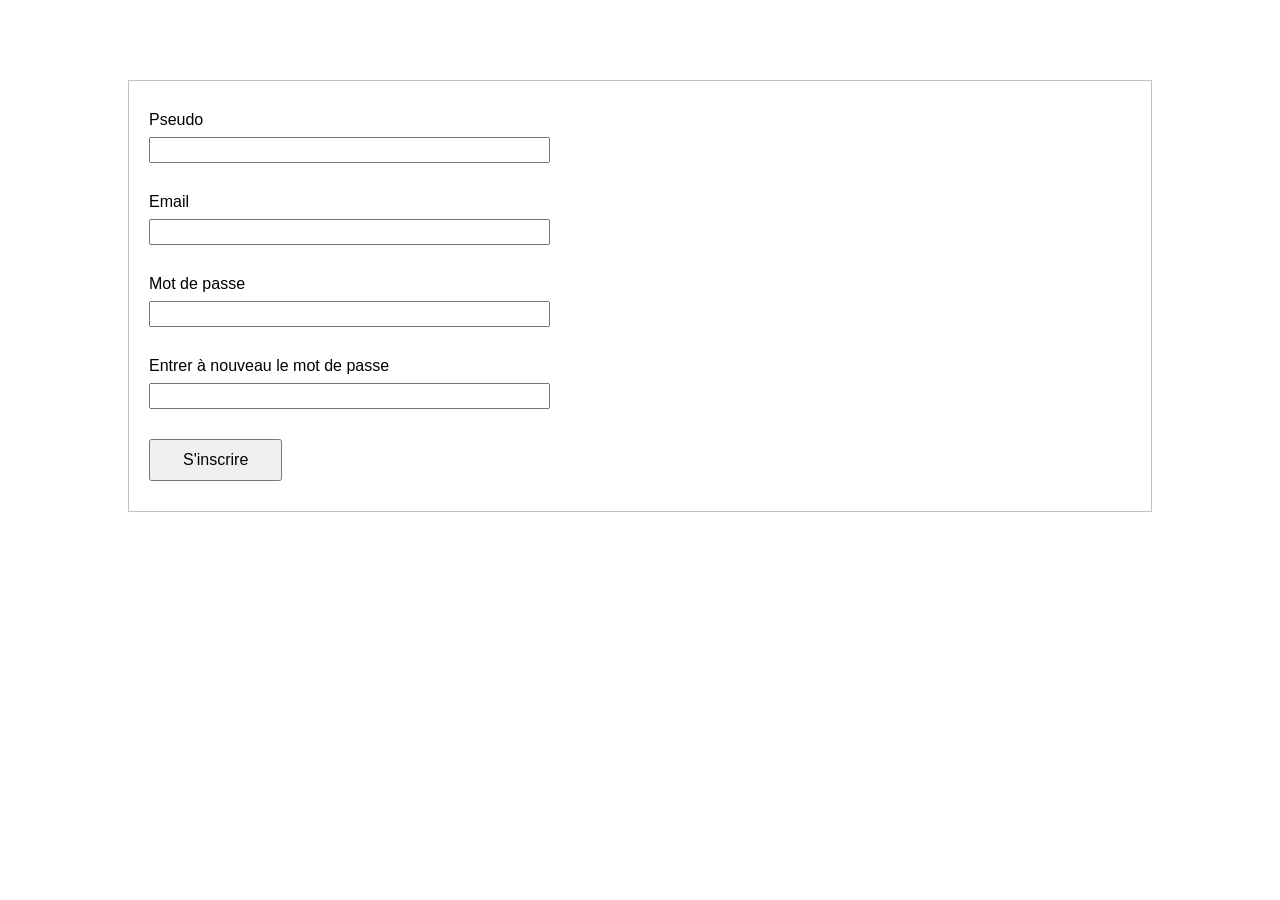
<file: index.html>
<!DOCTYPE html>
<html lang="en">
<head>
    <meta charset="UTF-8">
    <meta name="viewport" content="width=device-width, initial-scale=1.0">
    <title>Document</title>
    <link rel="stylesheet" href="style.css">
    <script defer src="script.js"></script>
</head>
<body>
    <div class="message-error">
        <ul></ul>
    </div>
    <div class="message-success">
        Formulaire envoyé !
    </div>
    <form action="" method="post" enctype="multipart/form-data">
        <div>
            <label for="pseudo">Pseudo</label>
            <input type="text" name="pseudo" id="pseudo">
        </div>

        <div>
            <label for="email">Email</label>
            <input type="email" name="email" id="email">
        </div>

        <div>
            <label for="password">Mot de passe</label>
            <input type="password" name="password" id="password">
        </div>

        <div>
            <label for="password2">Entrer à nouveau le mot de passe</label>
            <input type="password" name="password2" id="password2">
        </div>

        <button type="submit">S'inscrire</button>
    </form>
</body>
</html>
</file>
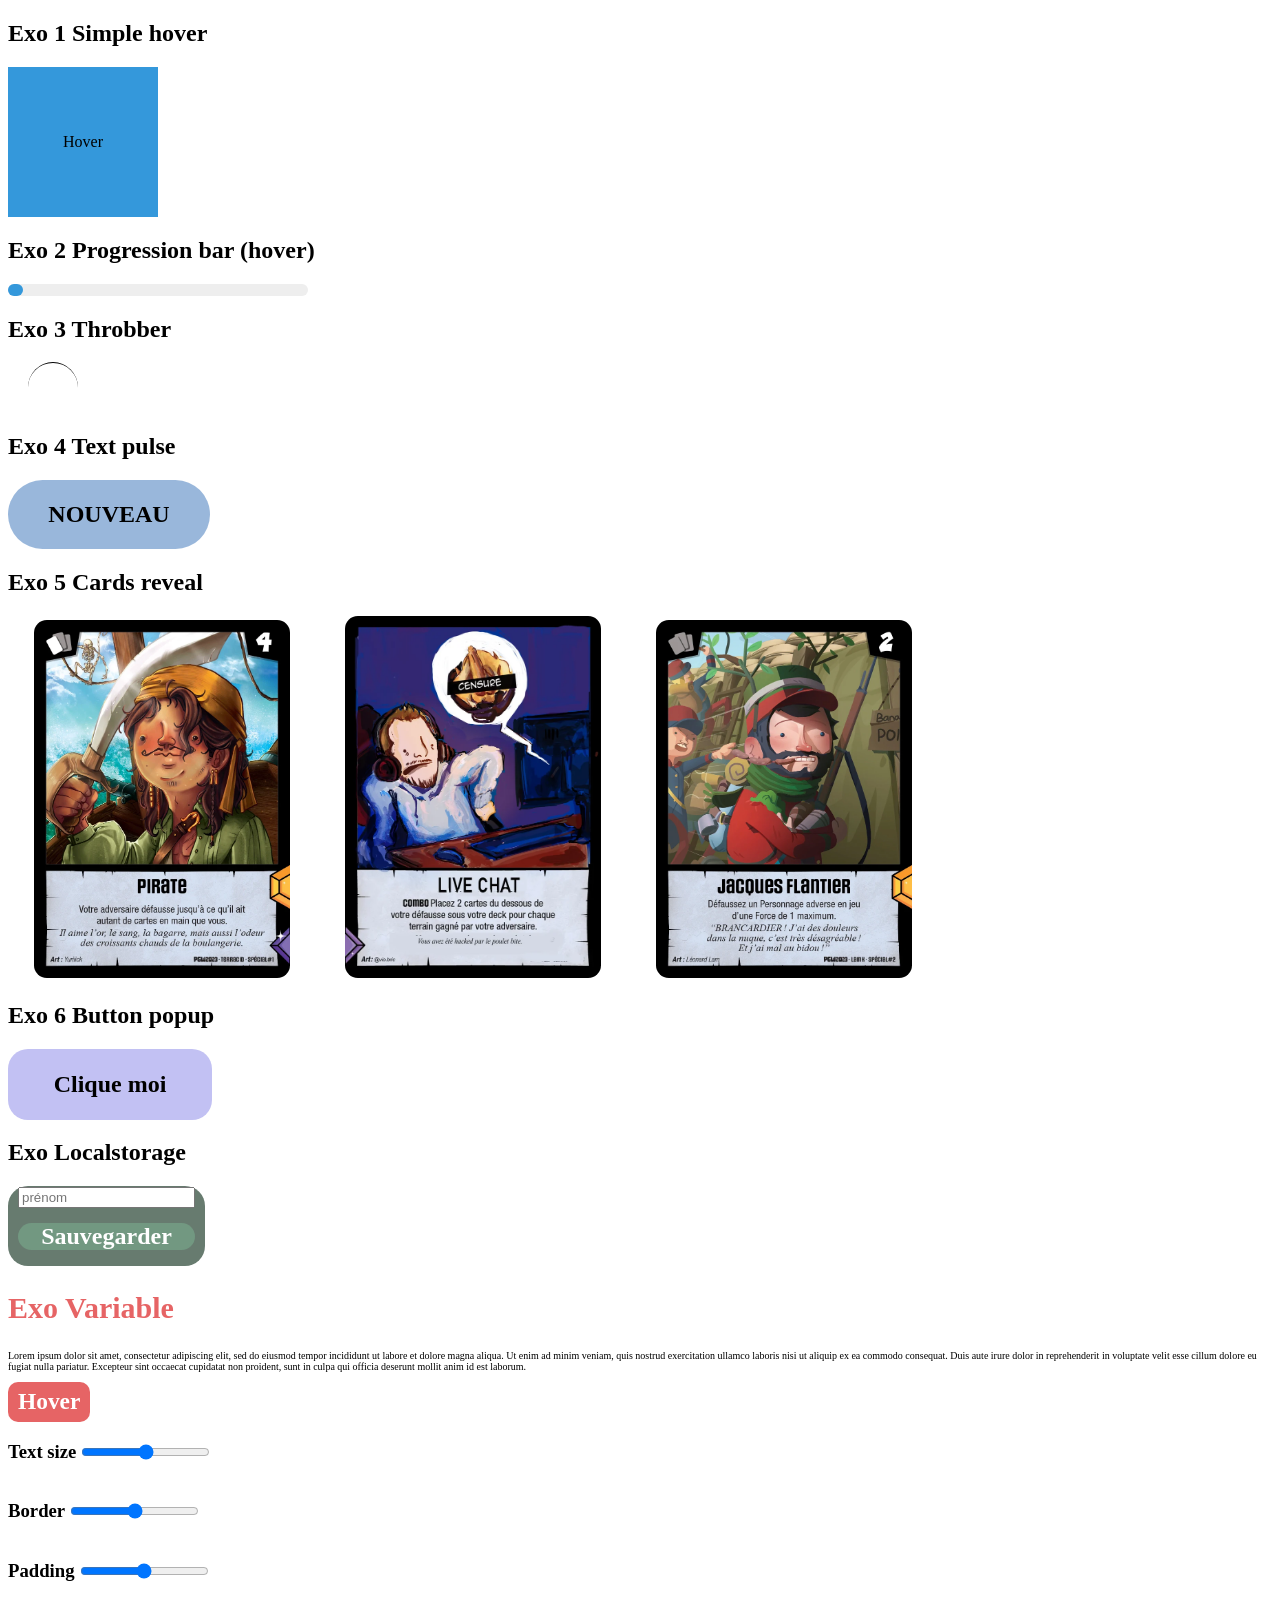
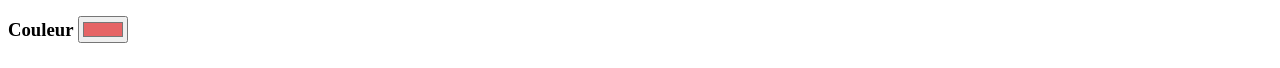
<file: index3.html>
<!DOCTYPE html>
<html lang="en">
<head>
    <meta charset="UTF-8">
    <meta name="viewport" content="width=device-width, initial-scale=1.0">
    <title>Document</title>
    <script defer src="script3.js"></script>
    <link rel="stylesheet" href="style3.css">
</head>
<body>
    <section>
        <h2>Exo 1 Simple hover</h2>
        <div class="box box-hover">Hover</div>
        <h2>Exo 2 Progression bar (hover)</h2>
        <div class="barre">
            <div class="remplissage"></div>
        </div>
        <h2>Exo 3 Throbber</h2>
        <div class="throbber"></div>
        <h2>Exo 4 Text pulse</h2>
        <div class="pulse">
            <h1>NOUVEAU</h1>
        </div>
        <h2>Exo 5 Cards reveal</h2>
        <div>
            <img src="source/card1.webp" alt="carte 1" class="card" id="card1">
            <img src="source/card2.webp" alt="carte 2" class="card" id="card2">
            <img src="source/card3.webp" alt="carte 3" class="card" id="card3">
        </div>
        <h2>Exo 6 Button popup</h2>
        <div id="button">
            <h2>Clique moi</h2>
        </div>
        <div class="popup">
            <img src="source/yourAreAnIdiot.png" alt="yourAreAnIdiot">
        </div>
        <h2>Exo Localstorage</h2>
        <div id="storage">
            <h1 id="welcome_txt">Bienvenue</h1>
            <input type="text" id="name_input" placeholder="prénom">
            <div id="save_button">
                <h2>Sauvegarder</h2>
            </div>
        </div>
        <h2 id="edit_title">Exo Variable</h2>
        <p id="edit_p">Lorem ipsum dolor sit amet, consectetur adipiscing elit, sed do eiusmod tempor incididunt ut labore et dolore magna aliqua. Ut enim ad minim veniam, quis nostrud exercitation ullamco laboris nisi ut aliquip ex ea commodo consequat. Duis aute irure dolor in reprehenderit in voluptate velit esse cillum dolore eu fugiat nulla pariatur. Excepteur sint occaecat cupidatat non proident, sunt in culpa qui officia deserunt mollit anim id est laborum.</p>
        <div id="var_button">
            <h3>Hover</h3>
        </div>
        <div class="var_input">
            <h3>Text size</h3>
            <input type="range">
            <p></p>
        </div>
        <div class="var_input">
            <h3>Border</h3>
            <input type="range">
            <p></p>
        </div>
        <div class="var_input">
            <h3>Padding</h3>
            <input type="range">
            <p></p>
        </div>
        <div class="var_input">
            <h3>Couleur</h3>
            <input type="color" value="#e66465">
        </div>
    </section>
</body>
</html>
</file>
<file: style.css>
* {
    font-size: 16px;
    font-family: sans-serif;
    margin: 0;
}

body {
    background-color: #fff;
    width: 80%;
    margin: 80px auto;
}

form {
    border: 1px solid rgba(153, 153, 153, 0.6);
}

form > div {
    margin: 30px 20px;
}

label {
    display: block;
    margin-bottom: 8px;
}

input {
    height: 20px;
    width: 40%;
}

button {
    margin-left: 20px;
    margin-bottom: 30px;
    padding: 10px 32px;
    cursor: pointer;
}

.message-error {
    border: 1px solid rgba(212, 42, 0, 1);
    color: rgb(212, 42, 0);
    background-color: rgba(212, 42, 0, 0.4);
    padding: 16px 32px;
    margin-bottom: 20px;
    display: none;
}

.message-success {
    border: 1px solid rgb(81, 150, 2);
    color: rgb(81, 150,2);
    background-color: rgba(113, 212, 0, 0.4);
    padding: 16px 32px;
    margin-bottom: 20px;
    display: none;
}

.success {
    border: 1px solid rgb(81, 150, 2);
    border-radius: 2px;
    color: rgb(74, 81, 66);
    background-color: rgba(113, 212, 0, 0.4);
}

.error {
    border: 1px solid rgba(212, 42, 0, 1);
    border-radius: 2px;
    color: rgb(212, 42, 0);
    background-color: rgba(212, 42, 0, 0.4);
}
</file>
<file: style3.css>
:root {
    --buttonBgColor : #9292c0;
    --buttonPadding : 5px;
    --buttonTextSize : 10px;
    --buttonBorderRadius : 5px;
}

body {
    background-color: #fff;
}

section{

    .box{
        width: 150px;
        height: 150px;
        background-color: lightblue;
        display: grid;
        place-items: center;
    }

    .box-hover{
        background-color: #3498db;
        transition: .3s ease-in-out;

        &:hover{
            background-color: #2ecc71;
            transform: scale(1.1);
            box-shadow: 5px 5px 3px #00000030;
        }
    }

    .barre {
        background: #eee;
        border-radius: 999px;
        height: 12px;
        width: 300px
    }

    .remplissage {
        height: 100%;
        width: 5%;
        border-radius: 999px;
        background: #3498db;    
        transition: .8s ease-in-out;
    }

    .barre:hover .remplissage {
        width: 75%;
    }

    .throbber {
        width: 50px;
        height: 50px;
        margin-left: 20px;
        border-radius: 50%;
        background-color: transparent;
        border-top: 1px #000 solid;

        animation: spinning .8s;
        animation-iteration-count: infinite;
        animation-timing-function: linear;
    }

    .pulse {
        text-align: center;
        width: 200px;
        padding: 1px;
        background-color: rgb(153, 183, 219);
        border-radius: 100px;
        animation: pulse .8s;
        animation-iteration-count: infinite;
    }

    .card {
        width: 20vw;
        animation: reveal 2s forwards;
        border-radius: 1vw;
        transform: rotateY(.25turn);
        margin: 0 2vw
    }

    .card:nth-child(1) {
        animation-delay: 1s;
    }
    .card:nth-child(2) {
        animation-delay: 1.5s;
    }
    .card:nth-child(3) {
        animation-delay: 2s;
    }

    #button {
        width: 200px;
        padding: 2px;
        text-align: center;
        background-color: #c2c1f3;
        border-radius: 20px;
        transition: .3s;

        &:hover {
            cursor: pointer;
            background-color: #545391;
            color: #fff;
        }
    }

    .popup {
        position: fixed;
        display: flex;
        bottom: 32px;
        right: 32px;
        align-items: center;
        justify-content: center;
        user-select: none;
        pointer-events: none;

        transform: scale(0);
        transition: .4s;
    }

    .popup img{
        width: 30vh;
        box-shadow: 2px 2px 10px #00000080;
    }

    .popup.view {
        transform: scale(1);
    }

    #storage {
        background-color: #677b6f;
        width: fit-content;
        padding: 1px 10px;
        border-radius: 20px;
    }

    #welcome_txt {
        color: #fff;
        display: none;
    }

    #save_button {
        text-align: center;
        color: #fff;
        background-color: #729881;
        border-radius: 20px;
        transition: .4s;
        margin: -5px 0;

        &:hover {
            cursor: pointer;
            background-color: #2ecc71;
        }
    }

    #edit_title {
        font-size: calc( var(--buttonTextSize) + 10px);
        color: var(--buttonBgColor)
    }

    #edit_p {
        font-size: calc( var(--buttonTextSize) /2);
    }

    #var_button {
        width: fit-content;
        height: var(--buttonTextSize);
        display: flex;
        align-items: center;
        justify-content: center;
        background-color: var(--buttonBgColor);
        color: #fff;
        padding: var(--buttonPadding);
        font-size: var(--buttonTextSize);
        border-radius: var(--buttonBorderRadius);
        transition: transform .4s, box-shadow .4s;

        &:hover {
            cursor: pointer;
            transform: scale(1.1);
            box-shadow: 5px 5px 3px #00000040;
        }
    }

    .var_input {
        display: flex;
        align-items: center;
    }

    .var_input input {
        margin-left: 5px;
    }
}    

@keyframes slide {
    0% {
        transform: translateX(0);
    }

    15% {
        transform: translateX(200px) translateY(0)
    }

    30%  {
        transform: translateX(300px) translateY(-200px) rotate(.2turn)
    }

    45% {
        transform: translateX(350px) translateY(0) rotate(.5turn)
    }

    60% {
        transform: translateX(300px) translateY(200px) rotate(.7turn)
    }

    75% {
        transform: translateX(200px) translateY(0) rotate(1turn)
    }

    100% {
        transform: rotate(1turn)
    }
}

@keyframes spinning {
    0% {
        rotate: 0;
    }
    50% {
        rotate: .5turn;
    }
    100%{
        rotate: 1turn;
    }
}

@keyframes pulse {
    0% {
        transform: scale(1);
        color: #0400ff;
    }

    50% {
        transform: scale(.8);
        color: #000;
    }

    100% {
        transform: scale(1);
        color: #0400ff;
    }
}

@keyframes reveal {
    0% {
        transform: rotateY(.25turn);
    }
    50% {
        transform: rotateY(0) scale(1.1);
        box-shadow: 5px 5px 3px #00000040;
    }
    100% {
        transform: rotateY(0) scale(1);
    }
}
</file>
